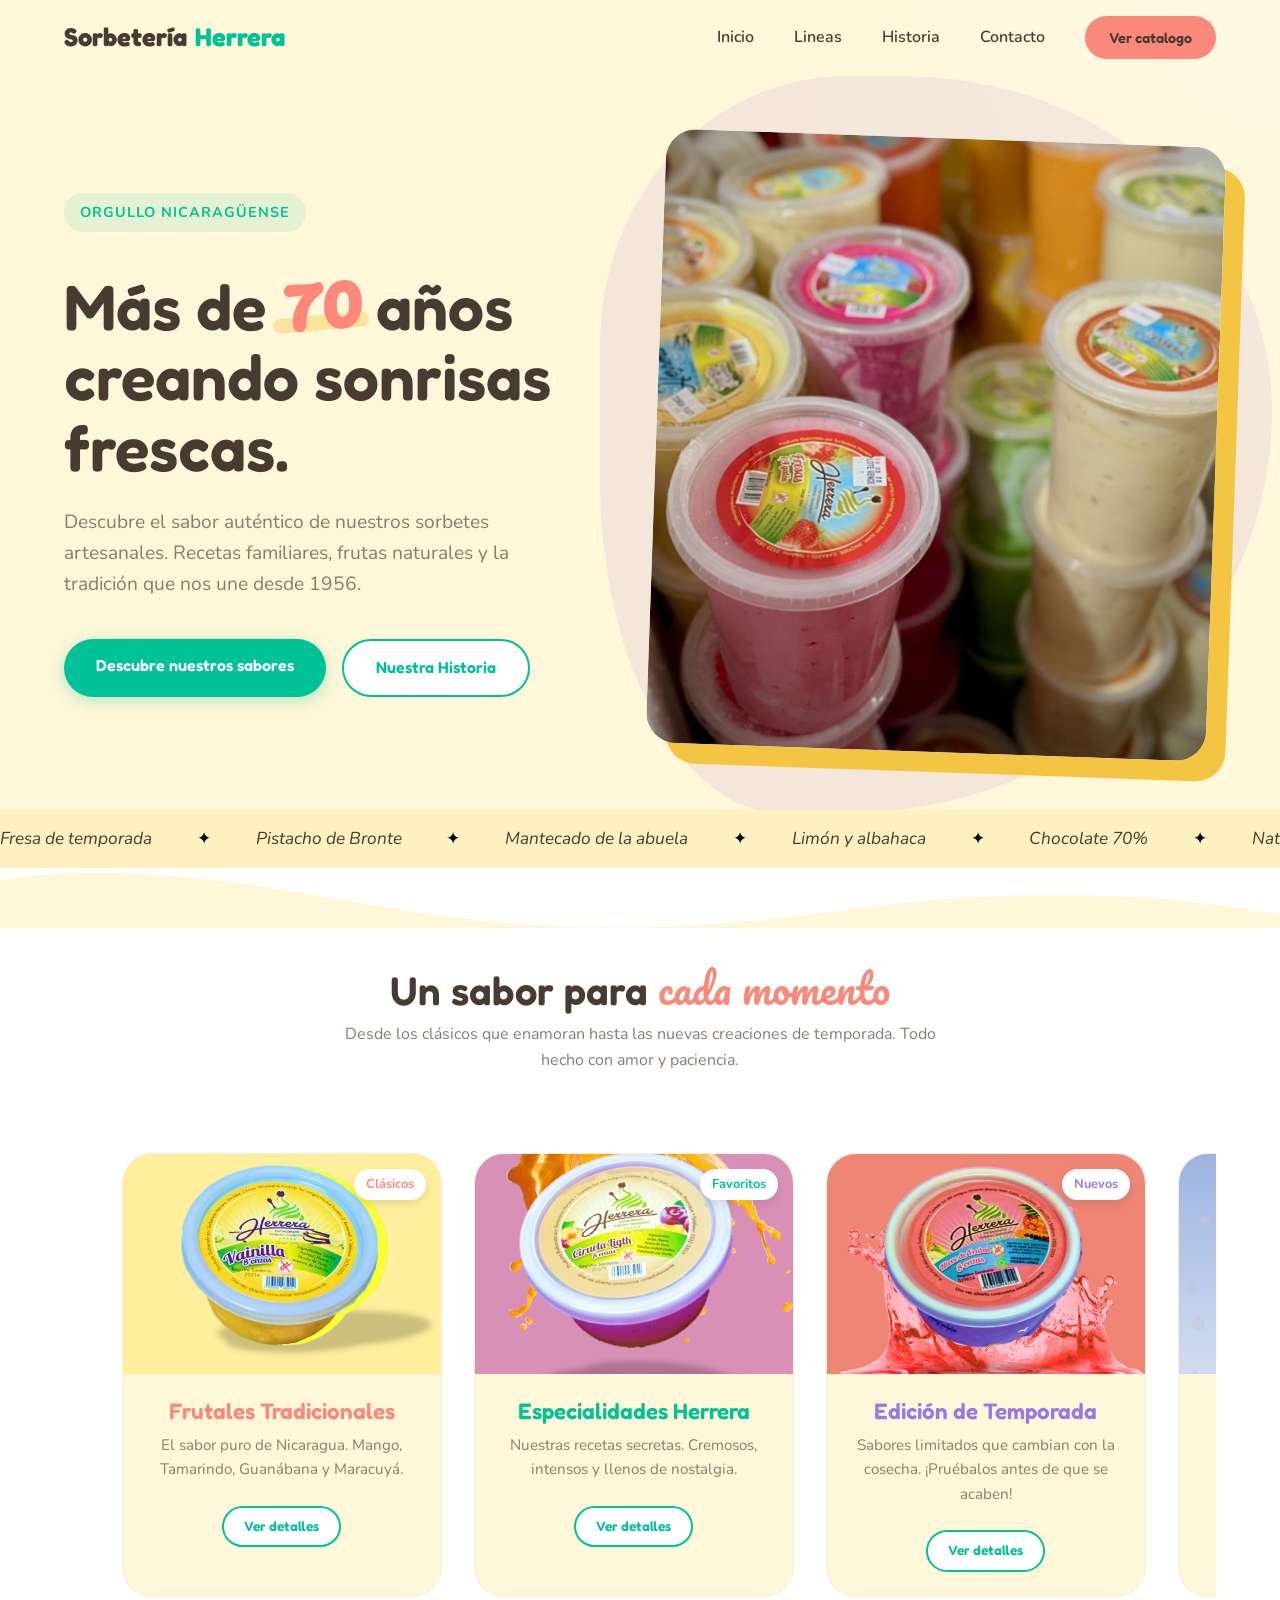
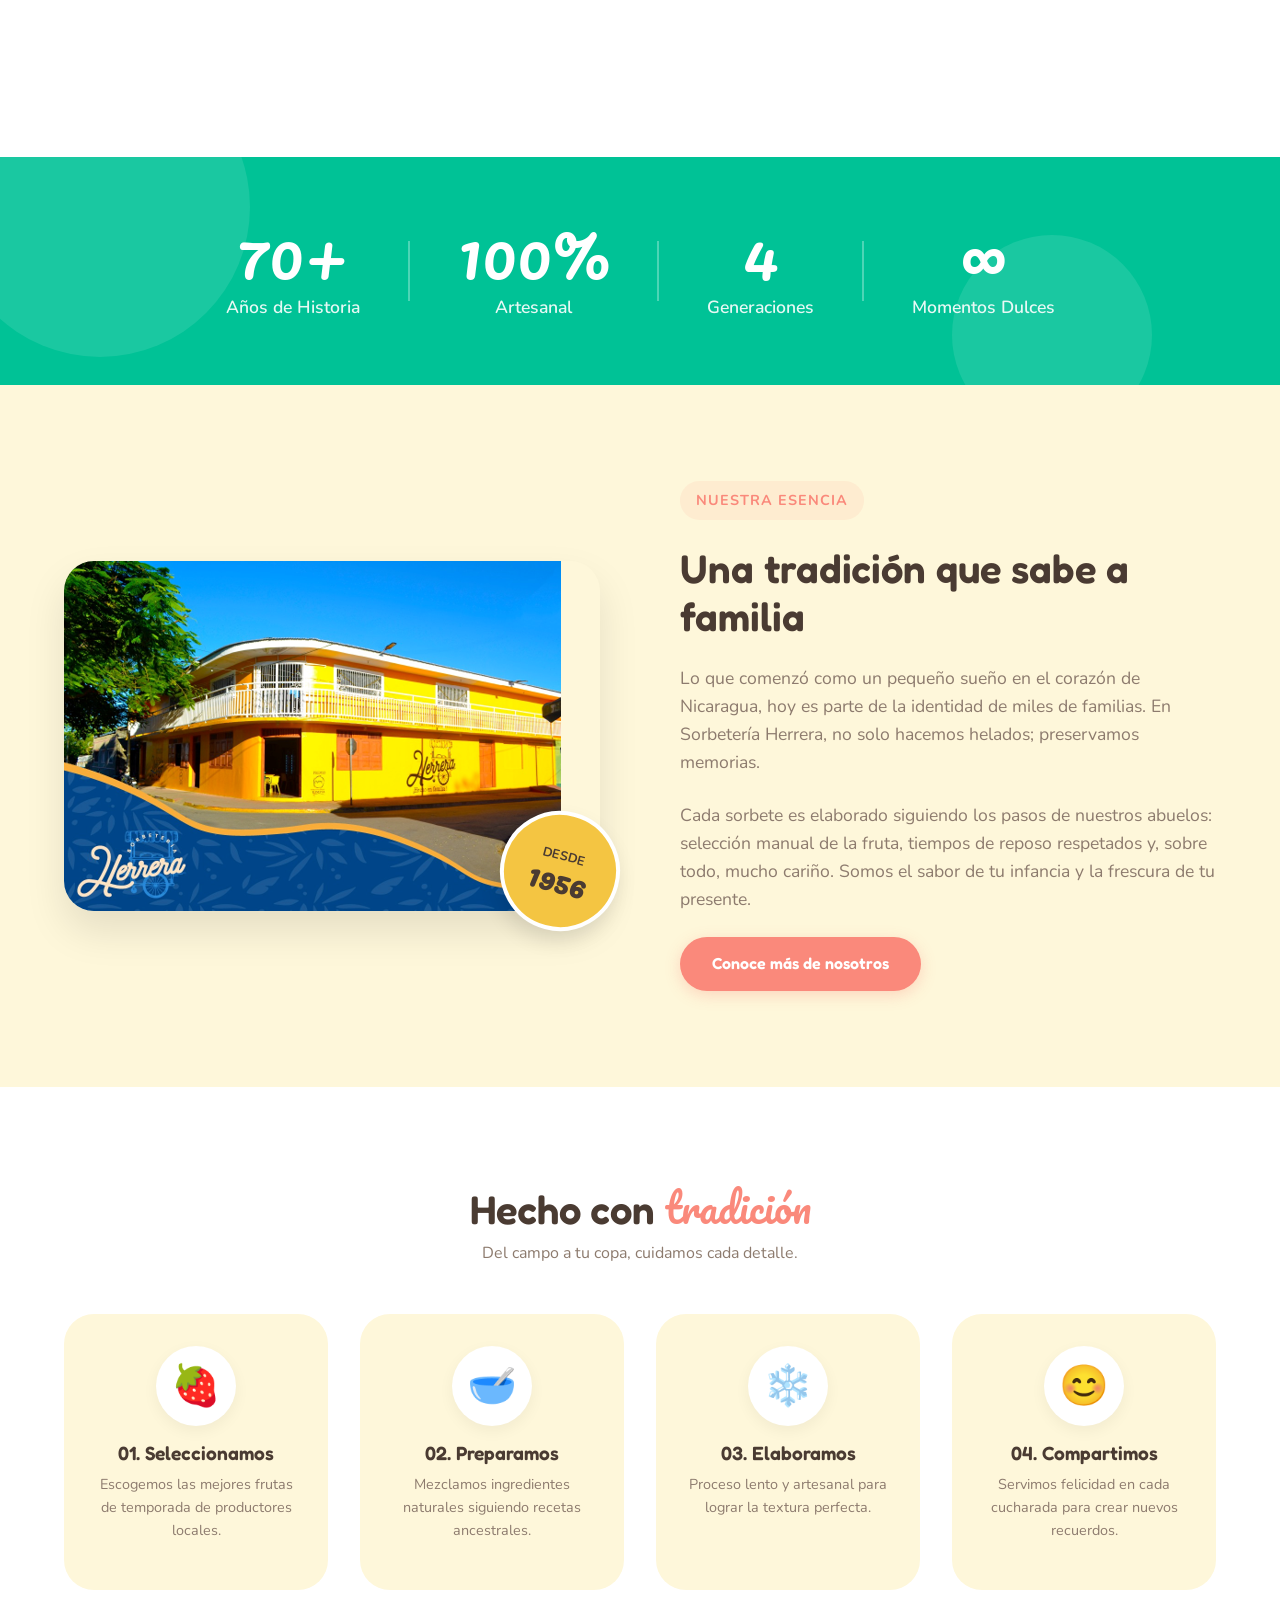
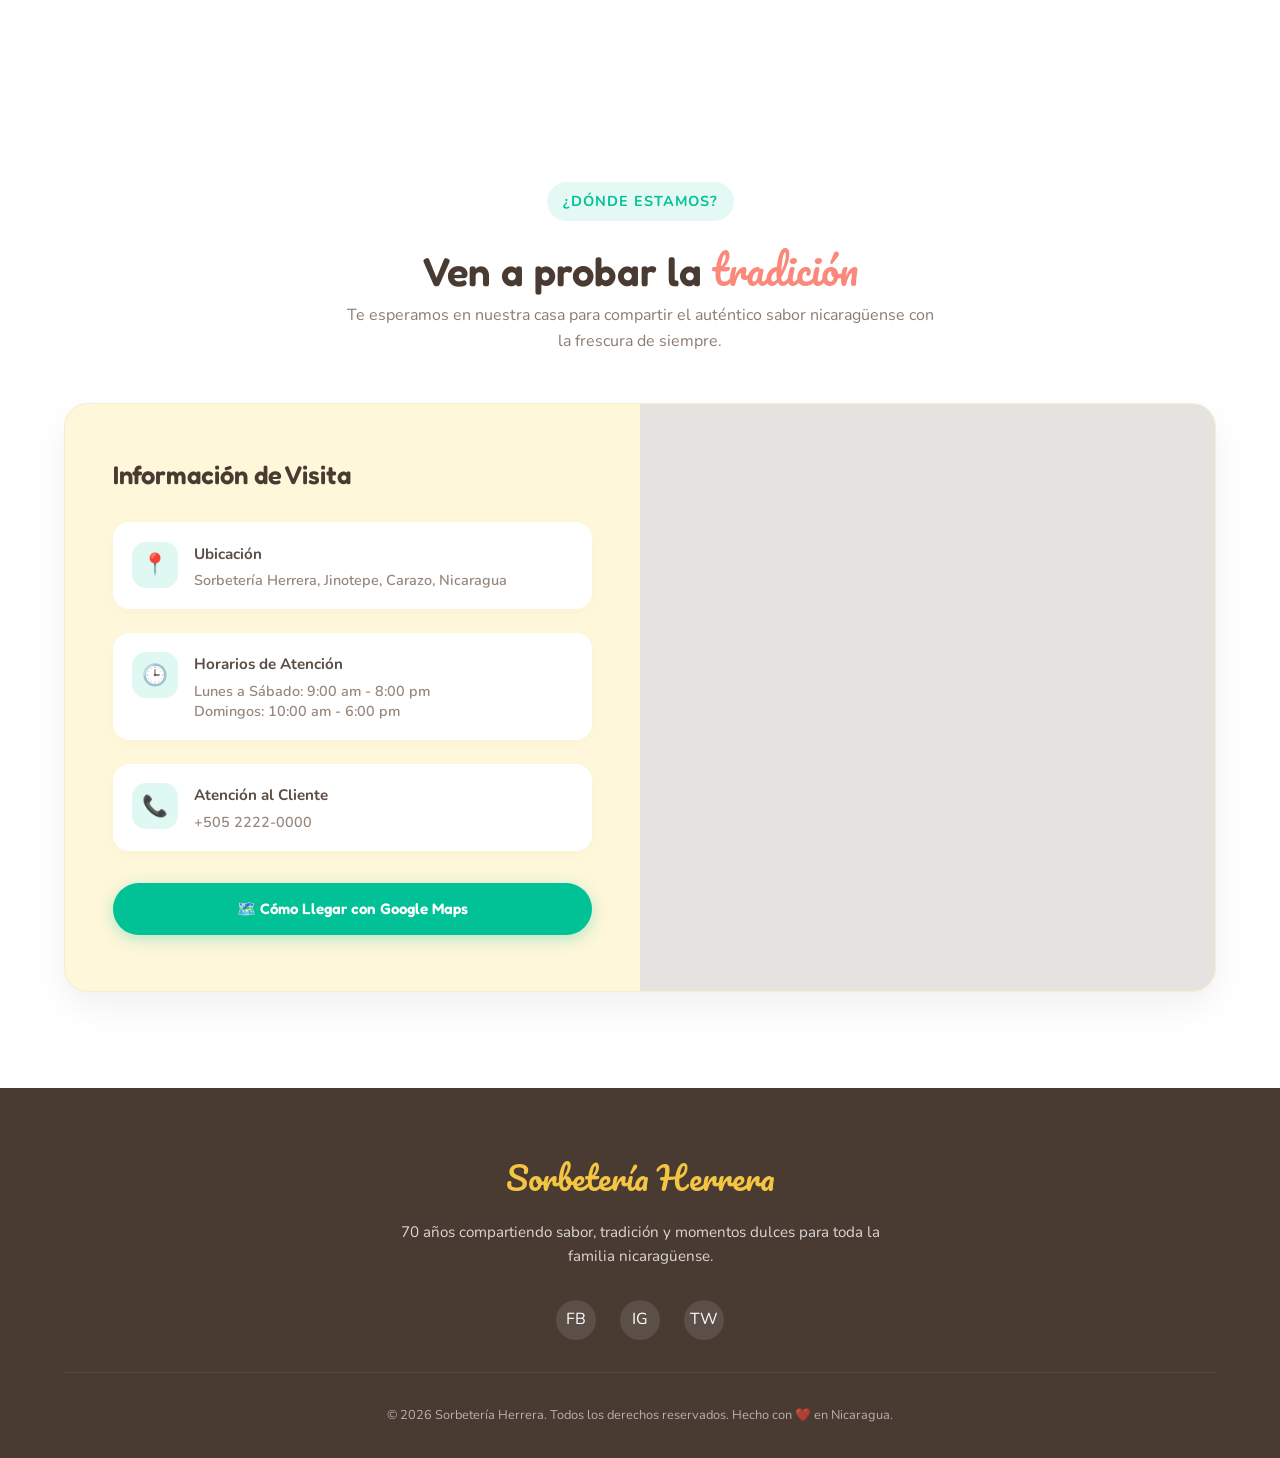
<file: index.html>
<!DOCTYPE html>
<html lang="es">
<head>
    <meta charset="UTF-8">
    <meta name="viewport" content="width=device-width, initial-scale=1.0">
    <title>Sorbetería Herrera | 70 Años de Tradición Nicaragüense</title>
    
    <!-- Fuentes Google Fonts -->
    <link rel="preconnect" href="https://fonts.googleapis.com">
    <link rel="preconnect" href="https://fonts.gstatic.com" crossorigin>
    <link href="https://fonts.googleapis.com/css2?family=Fredoka:wght@400;600&family=Nunito:wght@300;400;700&family=Pacifico&display=swap" rel="stylesheet">
    <!-- Estilos CSS -->
    <link rel="stylesheet" href="/css/styles.css">
    
</head>
<body>

    <!-- 1. ENCABEZADO -->
    <header class="encabezado" id="inicio">
        <div class="contenedor encabezado-contenido">
            <a href="#" class="logo-marca">
                Sorbetería <span>Herrera</span>
            </a>
            <div class="menu-movil-toggle" onclick="alternarMenu()">☰</div>
            <nav class="navegacion-menu" id="nav-menu">
                <a href="#inicio" class="enlace-nav">Inicio</a>
                <a href="#productos" class="enlace-nav">Lineas</a>
                <a href="#nosotros" class="enlace-nav">Historia</a>
                <a href="#contacto" class="enlace-nav">Contacto</a>
                <a href="/catalogo.html" class="boton boton-nav-cta">Ver catalogo</a>
            </nav>
        </div>
    </header>

    <!-- 2. HERO -->
    <section class="seccion-hero">
        <!-- Elementos decorativos flotantes -->
        
        <div class="contenedor grid-hero">
            <div class="contenido-texto-hero elemento-aparece">
                <span class="etiqueta-tradicion">Orgullo Nicaragüense</span>
                <h1 class="titulo-hero">
                    Más de <span class="numero-destacado">70</span> años creando sonrisas frescas.
                </h1>
                <p class="subtitulo-hero">
                    Descubre el sabor auténtico de nuestros sorbetes artesanales. Recetas familiares, frutas naturales y la tradición que nos une desde 1956.
                </p>
                <div class="grupo-botones-hero">
                    <a href="#productos" class="boton boton-primario">Descubre nuestros sabores</a>
                    <a href="#nosotros" class="boton boton-secundario">Nuestra Historia</a>
                </div>
            </div>
            <div class="contenedor-imagen-hero elemento-aparece">
                <div class="forma-blob-hero"></div>
                <!-- Imagen placeholder de alta calidad -->
                <img src="/images/hero3.png" alt="Sorbetes artesanales de colores" class="imagen-principal-hero">
            </div>
        </div>
    </section>

    <!-- Cinta de sabores en marquesina -->
  <div class="cinta-sabores" aria-hidden="true">
    <div class="cinta-pista">
      <span class="cinta-grupo">
        Fresa de temporada <span class="separador">✦</span>
        Pistacho de Bronte <span class="separador">✦</span>
        Mantecado de la abuela <span class="separador">✦</span>
        Limón y albahaca <span class="separador">✦</span>
        Chocolate 70% <span class="separador">✦</span>
        Nata de obrador <span class="separador">✦</span>
        Mango vegano <span class="separador">✦</span>
        Turrón de Jijona <span class="separador">✦</span>
      </span>
      <span class="cinta-grupo">
        Fresa de temporada <span class="separador">✦</span>
        Pistacho de Bronte <span class="separador">✦</span>
        Mantecado de la abuela <span class="separador">✦</span>
        Limón y albahaca <span class="separador">✦</span>
        Chocolate 70% <span class="separador">✦</span>
        Nata de obrador <span class="separador">✦</span>
        Mango vegano <span class="separador">✦</span>
        Turrón de Jijona <span class="separador">✦</span>
      </span>
    </div>
  </div>


    <!-- 3. PRODUCTOS -->
    <section id="productos" class="seccion-productos">
        <!-- Onda SVG decorativa -->
        <div class="onda-divisoria">
            <svg data-name="Layer 1" xmlns="http://www.w3.org/2000/svg" viewBox="0 0 1200 120" preserveAspectRatio="none">
                <path d="M321.39,56.44c58-10.79,114.16-30.13,172-41.86,82.39-16.72,168.19-17.73,250.45-.39C823.78,31,906.67,72,985.66,92.83c70.05,18.48,146.53,26.09,214.34,3V0H0V27.35A600.21,600.21,0,0,0,321.39,56.44Z" class="relleno-forma"></path>
            </svg>
        </div>

        <div class="contenedor">
            <div class="encabezado-seccion">
                <h2 class="titulo-seccion">Un sabor para <span>cada momento</span></h2>
                <p style="color: var(--color-texto-suave); max-width: 600px; margin: 0 auto;">
                    Desde los clásicos que enamoran hasta las nuevas creaciones de temporada. Todo hecho con amor y paciencia.
                </p>
            </div>

            <div class="carrusel-productos">
                <!-- Tarjeta 1 -->
                <article class="tarjeta-sabor">
                    <div class="contenedor-imagen-tarjeta">
                        <span class="etiqueta-categoria">Clásicos</span>
                        <img src="/images/Trad.png" alt="Sorbetes Frutales">
                    </div>
                    <div class="contenido-tarjeta">
                        <h3 class="titulo-sabor">Frutales Tradicionales</h3>
                        <p class="desc-sabor">El sabor puro de Nicaragua. Mango, Tamarindo, Guanábana y Maracuyá.</p>
                        <a href="#" class="boton boton-secundario" style="padding: 8px 20px; font-size: 0.85rem;">Ver detalles</a>
                    </div>
                </article>

                <!-- Tarjeta 2 -->
                <article class="tarjeta-sabor">
                    <div class="contenedor-imagen-tarjeta">
                        <span class="etiqueta-categoria">Favoritos</span>
                        <img src="/images/light.png" alt="Especialidades">
                    </div>
                    <div class="contenido-tarjeta">
                        <h3 class="titulo-sabor">Especialidades Herrera</h3>
                        <p class="desc-sabor">Nuestras recetas secretas. Cremosos, intensos y llenos de nostalgia.</p>
                        <a href="#" class="boton boton-secundario" style="padding: 8px 20px; font-size: 0.85rem;">Ver detalles</a>
                    </div>
                </article>

                <!-- Tarjeta 3 -->
                <article class="tarjeta-sabor">
                    <div class="contenedor-imagen-tarjeta">
                        <span class="etiqueta-categoria">Nuevos</span>
                        <img src="/images/nieves.png" alt="Temporada">
                    </div>
                    <div class="contenido-tarjeta">
                        <h3 class="titulo-sabor">Edición de Temporada</h3>
                        <p class="desc-sabor">Sabores limitados que cambian con la cosecha. ¡Pruébalos antes de que se acaben!</p>
                        <a href="#" class="boton boton-secundario" style="padding: 8px 20px; font-size: 0.85rem;">Ver detalles</a>
                    </div>
                </article>

                <!-- Tarjeta 4 -->
                <article class="tarjeta-sabor">
                    <div class="contenedor-imagen-tarjeta">
                        <span class="etiqueta-categoria">Light</span>
                        <img src="/images/fantasia.png" alt="Línea Vitalidad">
                    </div>
                    <div class="contenido-tarjeta">
                        <h3 class="titulo-sabor">Línea Vitalidad</h3>
                        <p class="desc-sabor">Todo el sabor natural, sin azúcar añadida. Frescura consciente.</p>
                        <a href="#" class="boton boton-secundario" style="padding: 8px 20px; font-size: 0.85rem;">Ver detalles</a>
                    </div>
                </article>
            </div>
        </div>
    </section>

    <!-- 4. SECCIÓN DESTACADA 70 AÑOS -->
    <section class="seccion-destacada-70">
        <div class="blobs-fondo">
            <div class="blob blob-1"></div>
            <div class="blob blob-2"></div>
        </div>
        <div class="contenedor contenido-destacado">
            <div class="dato-visual">
                <span class="numero-grande">70+</span>
                <span class="texto-dato">Años de Historia</span>
            </div>
            <div class="separador-vertical"></div>
            <div class="dato-visual">
                <span class="numero-grande">100%</span>
                <span class="texto-dato">Artesanal</span>
            </div>
            <div class="separador-vertical"></div>
            <div class="dato-visual">
                <span class="numero-grande">4</span>
                <span class="texto-dato">Generaciones</span>
            </div>
            <div class="separador-vertical"></div>
            <div class="dato-visual">
                <span class="numero-grande">∞</span>
                <span class="texto-dato">Momentos Dulces</span>
            </div>
        </div>
    </section>

    <!-- 5. SOBRE NOSOTROS -->
    <section id="nosotros" class="seccion-nosotros">
        <div class="contenedor grid-nosotros">
            <div class="contenedor-foto-historia">
                <div class="marco-foto">
                    <img src="/images/local.png" alt="Taller artesanal familiar">
                </div>
                <div class="sello-flotante animacion-flotante">
                    <span class="sello-texto-peq">Desde</span>
                    <span class="sello-numero">1956</span>
                </div>
            </div>
            <div class="texto-nosotros">
                <span class="etiqueta-tradicion" style="background-color: rgba(250, 137, 123, 0.1); color: var(--color-coral);">Nuestra Esencia</span>
                <h2>Una tradición que sabe a familia</h2>
                <p>
                    Lo que comenzó como un pequeño sueño en el corazón de Nicaragua, hoy es parte de la identidad de miles de familias. En Sorbetería Herrera, no solo hacemos helados; preservamos memorias.
                </p>
                <p>
                    Cada sorbete es elaborado siguiendo los pasos de nuestros abuelos: selección manual de la fruta, tiempos de reposo respetados y, sobre todo, mucho cariño. Somos el sabor de tu infancia y la frescura de tu presente.
                </p>
                <a href="#contacto" class="boton boton-acento">Conoce más de nosotros</a>
            </div>
        </div>
    </section>

    <!-- 6. PROCESO ARTESANAL -->
    <section class="seccion-proceso">
        <div class="contenedor">
            <div class="encabezado-seccion">
                <h2 class="titulo-seccion">Hecho con <span>tradición</span></h2>
                <p style="color: var(--color-texto-suave);">Del campo a tu copa, cuidamos cada detalle.</p>
            </div>
            
            <div class="grid-pasos">
                <div class="paso-item">
                    <div class="icono-paso">🍓</div>
                    <h3 class="titulo-paso">01. Seleccionamos</h3>
                    <p class="desc-paso">Escogemos las mejores frutas de temporada de productores locales.</p>
                </div>
                <div class="paso-item">
                    <div class="icono-paso">🥣</div>
                    <h3 class="titulo-paso">02. Preparamos</h3>
                    <p class="desc-paso">Mezclamos ingredientes naturales siguiendo recetas ancestrales.</p>
                </div>
                <div class="paso-item">
                    <div class="icono-paso">❄️</div>
                    <h3 class="titulo-paso">03. Elaboramos</h3>
                    <p class="desc-paso">Proceso lento y artesanal para lograr la textura perfecta.</p>
                </div>
                <div class="paso-item">
                    <div class="icono-paso">😊</div>
                    <h3 class="titulo-paso">04. Compartimos</h3>
                    <p class="desc-paso">Servimos felicidad en cada cucharada para crear nuevos recuerdos.</p>
                </div>
            </div>
        </div>
    </section>

    

   <!-- 8. CONTACTO REDISEÑADO -->
<section id="contacto" class="seccion-contacto">
    <div class="contenedor">
        <div class="encabezado-seccion">
            <span class="etiqueta-tradicion" style="background-color: rgba(0, 194, 150, 0.1); color: var(--color-primario);">¿Dónde estamos?</span>
            <h2 class="titulo-seccion">Ven a probar la <span>tradición</span></h2>
            <p style="color: var(--color-texto-suave); max-width: 600px; margin: 0 auto;">
                Te esperamos en nuestra casa para compartir el auténtico sabor nicaragüense con la frescura de siempre.
            </p>
        </div>

        <div class="tarjeta-contacto-wrapper">
            <!-- Bloque de Información -->
            <div class="info-contacto-detalles">
                <h3 class="titulo-contacto-bloque">Información de Visita</h3>

                <div class="grid-datos-contacto">
                    <div class="tarjeta-dato-item">
                        <div class="icono-dato-insignia">📍</div>
                        <div class="texto-dato">
                            <strong>Ubicación</strong>
                            <p>Sorbetería Herrera, Jinotepe, Carazo, Nicaragua</p>
                        </div>
                    </div>

                    <div class="tarjeta-dato-item">
                        <div class="icono-dato-insignia">🕒</div>
                        <div class="texto-dato">
                            <strong>Horarios de Atención</strong>
                            <p>Lunes a Sábado: 9:00 am - 8:00 pm<br>Domingos: 10:00 am - 6:00 pm</p>
                        </div>
                    </div>

                    <div class="tarjeta-dato-item">
                        <div class="icono-dato-insignia">📞</div>
                        <div class="texto-dato">
                            <strong>Atención al Cliente</strong>
                            <p>+505 2222-0000</p>
                        </div>
                    </div>
                </div>

                <a href="https://maps.app.goo.gl/SorbeteriaHerrera" target="_blank" rel="noopener noreferrer" class="boton boton-primario boton-ruta-gmaps">
                    🗺️ Cómo Llegar con Google Maps
                </a>
            </div>

            <!-- Mapa Interactivo Integrado -->
            <div class="mapa-contacto-contenedor">
                <iframe 
                    src="https://www.google.com/maps/embed?pb=!1m18!1m12!1m3!1d3904.7989896209847!2d-86.19598409999999!3d11.849339499999997!2m3!1f0!2f0!3f0!3m2!1i1024!2i768!4f13.1!3m3!1m2!1s0x8f741cc77855c87f%3A0x3b6d005921fe5aa4!2sSorbeter%C3%ADa%20Herrera!5e0!3m2!1ses-419!2sni!4v1789853770017!5m2!1ses-419!2sni" 
                    width="100%" 
                    height="100%" 
                    style="border:0;" 
                    allowfullscreen="" 
                    loading="lazy" 
                    referrerpolicy="strict-origin-when-cross-origin">
                </iframe>
            </div>
        </div>
    </div>
</section>

    <!-- 9. FOOTER -->
    <footer class="pie-pagina">
        <div class="contenedor">
            <span class="logo-footer">Sorbetería Herrera</span>
            <p class="frase-footer">70 años compartiendo sabor, tradición y momentos dulces para toda la familia nicaragüense.</p>
            
            <div class="redes-sociales">
                <a href="#" class="icono-social" aria-label="Facebook">FB</a>
                <a href="#" class="icono-social" aria-label="Instagram">IG</a>
                <a href="#" class="icono-social" aria-label="Twitter">TW</a>
            </div>

            <div class="copyright">
                &copy; 2026 Sorbetería Herrera. Todos los derechos reservados. Hecho con ❤️ en Nicaragua.
            </div>
        </div>
    </footer>

    <script>
        // Script simple para manejar el menú sticky y el toggle móvil
        window.addEventListener('scroll', function() {
            const header = document.querySelector('.encabezado');
            if (window.scrollY > 50) {
                header.classList.add('scrolled');
            } else {
                header.classList.remove('scrolled');
            }
        });

        function alternarMenu() {
            const menu = document.getElementById('nav-menu');
            menu.classList.toggle('activo');
        }
    </script>
</body>
</html>
</file>
<file: css/styles.css>
:root{

     --color-primario: #00C296;      /* Verde Turquesa */
            --color-coral: #FA897B;         /* Fresa/Coral */
            --color-vainilla: #F4C542;      /* Amarillo Vainilla */
            --color-lila: #CCABD8;          /* Lila Pastel */
            
            /* Neutros Cálidos */
            --color-fondo: #FEF7DA;         /* Crema muy suave */
            --color-blanco: #FFFFFF;
            --color-texto-principal: #4A3B32; /* Marrón oscuro/Chocolatoso */
            --color-texto-suave: #8D7B6E;   /* Gris cálido */
            --color-sombra: rgba(74, 59, 50, 0.08);
            
            /* Tipografías */
            --fuente-titulos: 'Fredoka', sans-serif; /* Redondeada y amigable */
            --fuente-acento: 'Pacifico', cursive;   /* Manuscrita para detalles */
            --fuente-cuerpo: 'Nunito', sans-serif;  /* Lectura clara */

            /* Espaciado y Bordes */
            --radio-borde-grande: 30px;
            --radio-borde-pequeno: 12px;
            --contenedor-ancho: 1200px;
            --espaciado-vertical: 6rem;
        


}
           

        * {
            margin: 0;
            padding: 0;
            box-sizing: border-box;
        }

        html {
            scroll-behavior: smooth;
        }

        body {
            font-family: var(--fuente-cuerpo);
            background-color: var(--color-fondo);
            color: var(--color-texto-principal);
            line-height: 1.6;
            overflow-x: hidden;
        }

        h1, h2, h3, h4 {
            font-family: var(--fuente-titulos);
            font-weight: 600;
            line-height: 1.2;
        }

        p {
            margin-bottom: 1rem;
        }

        a {
            text-decoration: none;
            color: inherit;
            transition: all 0.3s ease;
        }

        ul {
            list-style: none;
        }

        img {
            max-width: 100%;
            height: auto;
            display: block;
        }

        .contenedor {
            width: 90%;
            max-width: var(--contenedor-ancho);
            margin: 0 auto;
            position: relative;
        }

        /* Utilidades de Animación */
        @keyframes flotar {
            0%, 100% { transform: translateY(0); }
            50% { transform: translateY(-10px); }
        }

        @keyframes aparecer-arriba {
            from { opacity: 0; transform: translateY(30px); }
            to { opacity: 1; transform: translateY(0); }
        }
        @keyframes desplazar-cinta{
  to{ transform:translateX(-50%); }
}

        .animacion-flotante {
            animation: flotar 4s ease-in-out infinite;
        }

        .elemento-aparece {
            animation: aparecer-arriba 0.8s ease-out forwards;
        }

        /* Respetar preferencias de movimiento reducido */
        @media (prefers-reduced-motion: reduce) {
            * {
                animation-duration: 0.01ms !important;
                animation-iteration-count: 1 !important;
                transition-duration: 0.01ms !important;
                scroll-behavior: auto !important;
            }
        }

        /* Botones Globales */
        .boton {
            display: inline-block;
            padding: 14px 32px;
            border-radius: 50px;
            font-family: var(--fuente-titulos);
            font-weight: 600;
            font-size: 1rem;
            cursor: pointer;
            border: none;
            transition: transform 0.3s cubic-bezier(0.175, 0.885, 0.32, 1.275), box-shadow 0.3s ease;
            text-align: center;
        }

        .boton:hover {
            transform: translateY(-4px);
            box-shadow: 0 10px 20px rgba(0,0,0,0.1);
        }

        .boton-primario {
            background-color: var(--color-primario);
            color: var(--color-blanco);
            box-shadow: 0 4px 15px rgba(0, 194, 150, 0.3);
        }

        .boton-secundario {
            background-color: var(--color-blanco);
            color: var(--color-primario);
            border: 2px solid var(--color-primario);
        }
        
        .boton-acento {
            background-color: var(--color-coral);
            color: var(--color-blanco);
            box-shadow: 0 4px 15px rgba(250, 137, 123, 0.3);
        }

        /* ========================================
           INICIO: ENCABEZADO
        ========================================= */
        .encabezado {
            position: fixed;
            top: 0;
            left: 0;
            width: 100%;
            z-index: 1000;
            padding: 1rem 0;
            transition: all 0.4s ease;
            background-color: transparent;
        }

        .encabezado.scrolled {
            background-color: rgba(255, 253, 247, 0.95);
            backdrop-filter: blur(10px);
            box-shadow: 0 4px 20px var(--color-sombra);
            padding: 0.8rem 0;
        }

        .encabezado-contenido {
            display: flex;
            justify-content: space-between;
            align-items: center;
        }

        .logo-marca {
            font-family: var(--fuente-titulos);
            font-size: 1.6rem;
            font-weight: 700;
            color: var(--color-texto-principal);
            display: flex;
            align-items: center;
            gap: 8px;
        }

        .logo-marca span {
            color: var(--color-primario);
        }

        .navegacion-menu {
            display: flex;
            gap: 2.5rem;
            align-items: center;
        }

        .enlace-nav {
            font-weight: 600;
            font-size: 1rem;
            color: var(--color-texto-principal);
            position: relative;
        }

        .enlace-nav::after {
            content: '';
            position: absolute;
            bottom: -4px;
            left: 0;
            width: 0;
            height: 3px;
            background-color: var(--color-vainilla);
            border-radius: 2px;
            transition: width 0.3s ease;
        }

        .enlace-nav:hover::after {
            width: 100%;
        }

        .boton-nav-cta {
            padding: 10px 24px;
            font-size: 0.9rem;
            background-color: var(--color-coral);
            color: var(--color-texto-principal);
        }

        .menu-movil-toggle {
            display: none;
            font-size: 1.8rem;
            cursor: pointer;
            color: var(--color-texto-principal);
        }
        /* ========================================
           FIN: ENCABEZADO
        ========================================= */

        /* ========================================
           INICIO: HERO
        ========================================= */
        .seccion-hero {
            position: relative;
            min-height: 90vh;
            display: flex;
            align-items: center;
            padding-top: 80px; /* Compensar header fijo */
            overflow: hidden;
            background: radial-gradient(circle at top right, #fff8e1 0%, var(--color-fondo) 40%);
        }

        .grid-hero {
            display: grid;
            grid-template-columns: 1fr 1fr;
            gap: 2rem;
            align-items: center;
        }

        .contenido-texto-hero {
            z-index: 2;
        }

        .etiqueta-tradicion {
            display: inline-block;
            background-color: rgba(0, 194, 150, 0.1);
            color: var(--color-primario);
            padding: 8px 16px;
            border-radius: 20px;
            font-weight: 700;
            font-size: 0.9rem;
            margin-bottom: 1.5rem;
            letter-spacing: 1px;
            text-transform: uppercase;
        }

        .titulo-hero {
            font-size: clamp(2.5rem, 5vw, 4.5rem);
            color: var(--color-texto-principal);
            margin-bottom: 1.5rem;
            line-height: 1.1;
        }

        .numero-destacado {
            display: inline-block;
            color: var(--color-coral);
            font-family: var(--fuente-acento);
            font-size: 1.2em;
            position: relative;
            transform: rotate(-5deg);
        }

        .numero-destacado::after {
            content: '';
            position: absolute;
            bottom: 10px;
            left: -10px;
            width: 120%;
            height: 15px;
            background-color: var(--color-vainilla);
            opacity: 0.4;
            z-index: -1;
            border-radius: 10px;
        }

        .subtitulo-hero {
            font-size: 1.2rem;
            color: var(--color-texto-suave);
            margin-bottom: 2.5rem;
            max-width: 500px;
        }

        .grupo-botones-hero {
            display: flex;
            gap: 1rem;
            flex-wrap: wrap;
        }

        .contenedor-imagen-hero {
            position: relative;
            z-index: 1;
        }

        .forma-blob-hero {
            position: absolute;
            top: 50%;
            left: 50%;
            transform: translate(-50%, -50%);
            width: 120%;
            height: 120%;
            background-color: rgba(204, 171, 216, 0.2); /* Lila suave */
            border-radius: 40% 60% 70% 30% / 40% 50% 60% 50%;
            z-index: -1;
            animation: flotar 8s ease-in-out infinite alternate;
        }

        .imagen-principal-hero {
            border-radius: var(--radio-borde-grande);
            box-shadow: 20px 20px 0px var(--color-vainilla);
            transform: rotate(2deg);
            transition: transform 0.5s ease;
        }

        .imagen-principal-hero:hover {
            transform: rotate(0deg) scale(1.02);
        }

        /* Elementos decorativos flotantes */
        .decoracion-flotante {
            position: absolute;
            z-index: 0;
            opacity: 0.6;
        }
        .dec-1 { top: 10%; left: 5%; width: 50px; animation-delay: 0s; }
        .dec-2 { bottom: 15%; right: 10%; width: 70px; animation-delay: 1s; }
        .dec-3 { top: 20%; right: 45%; width: 40px; animation-delay: 2s; }

        /* ========================================
           FIN: HERO
        ========================================= */
/* ---------------------------------------------------------------------
   05 · CINTA DE SABORES (MARQUESINA)
--------------------------------------------------------------------- */
.cinta-sabores{
  background:#FDF1BF;
  color:var(--color-crema);
  overflow:hidden;
  padding-block:.95rem;
}
.cinta-pista{
  display:flex; width:max-content;
  animation:desplazar-cinta 34s linear infinite;
}
.cinta-sabores:hover .cinta-pista{ animation-play-state:paused; }
.cinta-grupo{
  display:flex; align-items:center; gap:2.8rem;
  padding-right:2.8rem;
  font-family:var(--tipografia-titulo);
  font-style:italic; font-size:1.08rem;
  white-space:nowrap;
}
.cinta-grupo .separador{ color:black; font-style:normal; }
        /* ========================================
           INICIO: PRODUCTOS
        ========================================= */
        .seccion-productos {
            padding: var(--espaciado-vertical) 0;
            background-color: var(--color-blanco);
            position: relative;
            overflow: hidden;
        }

        /* Onda divisoria superior */
        .onda-divisoria {
            position: absolute;
            top: 0;
            left: 0;
            width: 100%;
            overflow: hidden;
            line-height: 0;
            transform: rotate(180deg);
        }

        .onda-divisoria svg {
            position: relative;
            display: block;
            width: calc(100% + 1.3px);
            height: 60px;
        }

        .onda-divisoria .relleno-forma {
            fill: var(--color-fondo);
        }

        .encabezado-seccion {
            text-align: center;
            margin-bottom: 3rem;
            position: relative;
            z-index: 2;
        }

        .titulo-seccion {
            font-size: 2.5rem;
            color: var(--color-texto-principal);
            margin-bottom: 0.5rem;
        }

        .titulo-seccion span {
            color: var(--color-coral);
            font-family: var(--fuente-acento);
            font-weight: 400;
        }

        .carrusel-productos {
            display: flex;
            gap: 2rem;
            overflow-x: auto;
            padding: 2rem 5% 4rem 5%; /* Padding inferior grande para sombra hover */
            scroll-snap-type: x mandatory;
            -webkit-overflow-scrolling: touch;
            scrollbar-width: none;
        }

        .carrusel-productos::-webkit-scrollbar {
            display: none;
        }

        .tarjeta-sabor {
            flex: 0 0 320px;
            scroll-snap-align: center;
            background-color: var(--color-fondo);
            border-radius: var(--radio-borde-grande);
            overflow: hidden;
            position: relative;
            transition: all 0.4s cubic-bezier(0.175, 0.885, 0.32, 1.275);
            border: 1px solid rgba(0,0,0,0.03);
        }

        .tarjeta-sabor:hover {
            transform: translateY(-15px);
            box-shadow: 0 20px 40px rgba(0,0,0,0.1);
        }

        .contenedor-imagen-tarjeta {
            height: 220px;
            overflow: hidden;
            position: relative;
        }

        .contenedor-imagen-tarjeta img {
            width: 100%;
            height: 100%;
            object-fit: cover;
            transition: transform 0.5s ease;
        }

        .tarjeta-sabor:hover .contenedor-imagen-tarjeta img {
            transform: scale(1.1);
        }

        .etiqueta-categoria {
            position: absolute;
            top: 15px;
            right: 15px;
            background-color: var(--color-blanco);
            padding: 5px 12px;
            border-radius: 20px;
            font-size: 0.8rem;
            font-weight: 700;
            box-shadow: 0 4px 10px rgba(0,0,0,0.1);
        }

        .contenido-tarjeta {
            padding: 1.5rem;
            text-align: center;
        }

        .titulo-sabor {
            font-size: 1.4rem;
            margin-bottom: 0.5rem;
            color: var(--color-texto-principal);
        }

        .desc-sabor {
            font-size: 0.95rem;
            color: var(--color-texto-suave);
            margin-bottom: 1.5rem;
        }

        /* Variaciones de color por tarjeta (usando nth-child para demo) */
        .tarjeta-sabor:nth-child(1) .titulo-sabor { color: var(--color-coral); }
        .tarjeta-sabor:nth-child(1) .etiqueta-categoria { color: var(--color-coral); }
        
        .tarjeta-sabor:nth-child(2) .titulo-sabor { color: var(--color-primario); }
        .tarjeta-sabor:nth-child(2) .etiqueta-categoria { color: var(--color-primario); }

        .tarjeta-sabor:nth-child(3) .titulo-sabor { color: #9C78E2; } /* Lila más fuerte */
        .tarjeta-sabor:nth-child(3) .etiqueta-categoria { color: #9C78E2; }

        .tarjeta-sabor:nth-child(4) .titulo-sabor { color: var(--color-vainilla); text-shadow: 0 1px 1px rgba(0,0,0,0.1); }
        .tarjeta-sabor:nth-child(4) .etiqueta-categoria { color: #dcb33b; }

        /* ========================================
           FIN: PRODUCTOS
        ========================================= */

        /* ========================================
           INICIO: SECCIÓN DESTACADA (70 AÑOS)
        ========================================= */
        .seccion-destacada-70 {
            padding: 4rem 0;
            background-color: var(--color-primario);
            color: var(--color-blanco);
            position: relative;
            overflow: hidden;
            text-align: center;
        }

        .blobs-fondo {
            position: absolute;
            top: 0;
            left: 0;
            width: 100%;
            height: 100%;
            pointer-events: none;
        }

        .blob {
            position: absolute;
            background: rgba(255,255,255,0.1);
            border-radius: 50%;
        }

        .blob-1 { width: 300px; height: 300px; top: -100px; left: -50px; }
        .blob-2 { width: 200px; height: 200px; bottom: -50px; right: 10%; }

        .contenido-destacado {
            position: relative;
            z-index: 2;
            display: flex;
            justify-content: center;
            align-items: center;
            flex-wrap: wrap;
            gap: 3rem;
        }

        .dato-visual {
            display: flex;
            flex-direction: column;
            align-items: center;
        }

        .numero-grande {
            font-family: var(--fuente-acento);
            font-size: 4rem;
            line-height: 1;
            margin-bottom: 0.5rem;
        }

        .texto-dato {
            font-weight: 600;
            font-size: 1.1rem;
            opacity: 0.9;
        }

        .separador-vertical {
            width: 2px;
            height: 60px;
            background-color: rgba(255,255,255,0.3);
            display: none; /* Oculto en móvil */
        }

        @media (min-width: 768px) {
            .separador-vertical { display: block; }
        }

        /* ========================================
           FIN: SECCIÓN DESTACADA
        ========================================= */

        /* ========================================
           INICIO: SOBRE NOSOTROS
        ========================================= */
        .seccion-nosotros {
            padding: var(--espaciado-vertical) 0;
            background-color: var(--color-fondo);
        }

        .grid-nosotros {
            display: grid;
            grid-template-columns: 1fr;
            gap: 3rem;
            align-items: center;
        }

        @media (min-width: 992px) {
            .grid-nosotros {
                grid-template-columns: 1fr 1fr;
                gap: 5rem;
            }
        }

        .contenedor-foto-historia {
            position: relative;
        }

        .marco-foto {
            border-radius: var(--radio-borde-grande);
            overflow: hidden;
            box-shadow: 0 20px 40px rgba(0,0,0,0.1);
            position: relative;
            z-index: 1;
        }

        .sello-flotante {
            position: absolute;
            bottom: -20px;
            right: -20px;
            background-color: var(--color-vainilla);
            color: var(--color-texto-principal);
            width: 120px;
            height: 120px;
            border-radius: 50%;
            display: flex;
            flex-direction: column;
            justify-content: center;
            align-items: center;
            text-align: center;
            font-weight: 700;
            box-shadow: 0 10px 20px rgba(0,0,0,0.1);
            z-index: 2;
            transform: rotate(15deg);
            border: 4px solid var(--color-blanco);
        }

        .sello-texto-peq {
            font-size: 0.8rem;
            text-transform: uppercase;
        }
        
        .sello-numero {
            font-size: 1.8rem;
            font-family: var(--fuente-acento);
            line-height: 1;
        }

        .texto-nosotros h2 {
            font-size: 2.5rem;
            margin-bottom: 1.5rem;
            color: var(--color-texto-principal);
        }

        .texto-nosotros p {
            color: var(--color-texto-suave);
            font-size: 1.1rem;
            margin-bottom: 1.5rem;
        }

        /* ========================================
           FIN: SOBRE NOSOTROS
        ========================================= */

        /* ========================================
           INICIO: PROCESO ARTESANAL
        ========================================= */
        .seccion-proceso {
            padding: var(--espaciado-vertical) 0;
            background-color: #fff;
        }

        .grid-pasos {
            display: grid;
            grid-template-columns: repeat(auto-fit, minmax(220px, 1fr));
            gap: 2rem;
            margin-top: 3rem;
        }

        .paso-item {
            text-align: center;
            padding: 2rem;
            border-radius: var(--radio-borde-grande);
            background-color: var(--color-fondo);
            transition: transform 0.3s ease;
        }

        .paso-item:hover {
            transform: translateY(-10px);
            background-color: #fff;
            box-shadow: 0 10px 30px var(--color-sombra);
        }

        .icono-paso {
            font-size: 2.5rem;
            margin-bottom: 1rem;
            display: inline-block;
            background-color: var(--color-blanco);
            width: 80px;
            height: 80px;
            line-height: 80px;
            border-radius: 50%;
            box-shadow: 0 5px 15px rgba(0,0,0,0.05);
            color: var(--color-primario);
        }

        .paso-item:nth-child(2) .icono-paso { color: var(--color-coral); }
        .paso-item:nth-child(3) .icono-paso { color: var(--color-vainilla); }
        .paso-item:nth-child(4) .icono-paso { color: var(--color-lila); }

        .titulo-paso {
            font-size: 1.2rem;
            margin-bottom: 0.5rem;
            color: var(--color-texto-principal);
        }

        .desc-paso {
            font-size: 0.9rem;
            color: var(--color-texto-suave);
        }

        /* ========================================
           FIN: PROCESO ARTESANAL
        ========================================= */

        
  /* ========================================
   INICIO: CONTACTO REDISEÑADO
========================================= */
.seccion-contacto {
    padding: var(--espaciado-vertical) 0;
    background-color: var(--color-blanco);
}

.tarjeta-contacto-wrapper {
    display: grid;
    grid-template-columns: 1fr;
    background-color: var(--color-fondo);
    border-radius: 24px;
    overflow: hidden;
    box-shadow: 0 15px 35px rgba(0, 0, 0, 0.06);
    border: 1px solid rgba(0, 0, 0, 0.04);
    margin-top: 2.5rem;
}

@media (min-width: 992px) {
    .tarjeta-contacto-wrapper {
        grid-template-columns: 1fr 1fr;
        min-height: 480px;
    }
}

/* Columna de Información */
.info-contacto-detalles {
    padding: 2.5rem 2rem;
    display: flex;
    flex-direction: column;
    justify-content: space-between;
}

@media (min-width: 768px) {
    .info-contacto-detalles {
        padding: 3.5rem 3rem;
    }
}

.titulo-contacto-bloque {
    font-size: 1.6rem;
    color: var(--color-texto-principal);
    margin-bottom: 2rem;
    font-family: var(--fuente-titulos);
}

.grid-datos-contacto {
    display: flex;
    flex-direction: column;
    gap: 1.5rem;
    margin-bottom: 2rem;
}

.tarjeta-dato-item {
    display: flex;
    align-items: flex-start;
    gap: 1rem;
    padding: 1.2rem;
    background-color: var(--color-blanco);
    border-radius: 16px;
    box-shadow: 0 4px 15px rgba(0, 0, 0, 0.02);
    transition: transform 0.3s ease, box-shadow 0.3s ease;
}

.tarjeta-dato-item:hover {
    transform: translateY(-2px);
    box-shadow: 0 8px 20px rgba(0, 0, 0, 0.05);
}

.icono-dato-insignia {
    width: 46px;
    height: 46px;
    background-color: rgba(0, 194, 150, 0.12);
    border-radius: 14px;
    display: flex;
    align-items: center;
    justify-content: center;
    font-size: 1.3rem;
    flex-shrink: 0;
}

.texto-dato strong {
    display: block;
    font-size: 0.95rem;
    color: var(--color-texto-principal);
    margin-bottom: 0.25rem;
}

.texto-dato p {
    margin: 0;
    font-size: 0.9rem;
    color: var(--color-texto-suave);
    line-height: 1.4;
}

.boton-ruta-gmaps {
    text-align: center;
    display: block;
    width: 100%;
    padding: 14px 20px;
    font-size: 0.95rem;
}

/* Columna de Mapa */
.mapa-contacto-contenedor {
    width: 100%;
    height: 320px;
    position: relative;
    background-color: #e5e3df;
}

@media (min-width: 992px) {
    .mapa-contacto-contenedor {
        height: 100%;
        min-height: 100%;
    }
}

.mapa-contacto-contenedor iframe {
    width: 100%;
    height: 100%;
    border: 0;
}
/* ========================================
   FIN: CONTACTO REDISEÑADO
========================================= */

        /* ========================================
           INICIO: FOOTER
        ========================================= */
        .pie-pagina {
            background-color: var(--color-texto-principal);
            color: var(--color-blanco);
            padding: 4rem 0 2rem 0;
            text-align: center;
        }

        .logo-footer {
            font-family: var(--fuente-acento);
            font-size: 2rem;
            margin-bottom: 1rem;
            display: block;
            color: var(--color-vainilla);
        }

        .frase-footer {
            max-width: 500px;
            margin: 0 auto 2rem auto;
            opacity: 0.8;
            font-size: 0.95rem;
        }

        .redes-sociales {
            display: flex;
            justify-content: center;
            gap: 1.5rem;
            margin-bottom: 2rem;
        }

        .icono-social {
            width: 40px;
            height: 40px;
            background-color: rgba(255,255,255,0.1);
            border-radius: 50%;
            display: flex;
            align-items: center;
            justify-content: center;
            transition: background-color 0.3s ease;
        }

        .icono-social:hover {
            background-color: var(--color-primario);
        }

        .copyright {
            border-top: 1px solid rgba(255,255,255,0.1);
            padding-top: 2rem;
            font-size: 0.8rem;
            opacity: 0.6;
        }

        /* ========================================
           FIN: FOOTER
        ========================================= */

        /* ========================================
           RESPONSIVE DESIGN
        ========================================= */
        @media (max-width: 768px) {
            .navegacion-menu {
                display: none;
                position: absolute;
                top: 100%;
                left: 0;
                width: 100%;
                background-color: var(--color-blanco);
                flex-direction: column;
                padding: 2rem;
                box-shadow: 0 10px 20px rgba(0,0,0,0.1);
                text-align: center;
                border-top: 1px solid #eee;
            }

            .navegacion-menu.activo {
                display: flex;
            }

            .menu-movil-toggle {
                display: block;
            }

            .grid-hero {
                grid-template-columns: 1fr;
                text-align: center;
            }

            .contenido-texto-hero {
                order: 2;
            }

            .contenedor-imagen-hero {
                order: 1;
                margin-bottom: 2rem;
            }

            .grupo-botones-hero {
                justify-content: center;
            }

            .titulo-hero {
                font-size: 2.5rem;
            }

            .seccion-destacada-70 {
                padding: 3rem 0;
            }

            .dato-visual {
                margin-bottom: 1rem;
            }
        }
</file>
